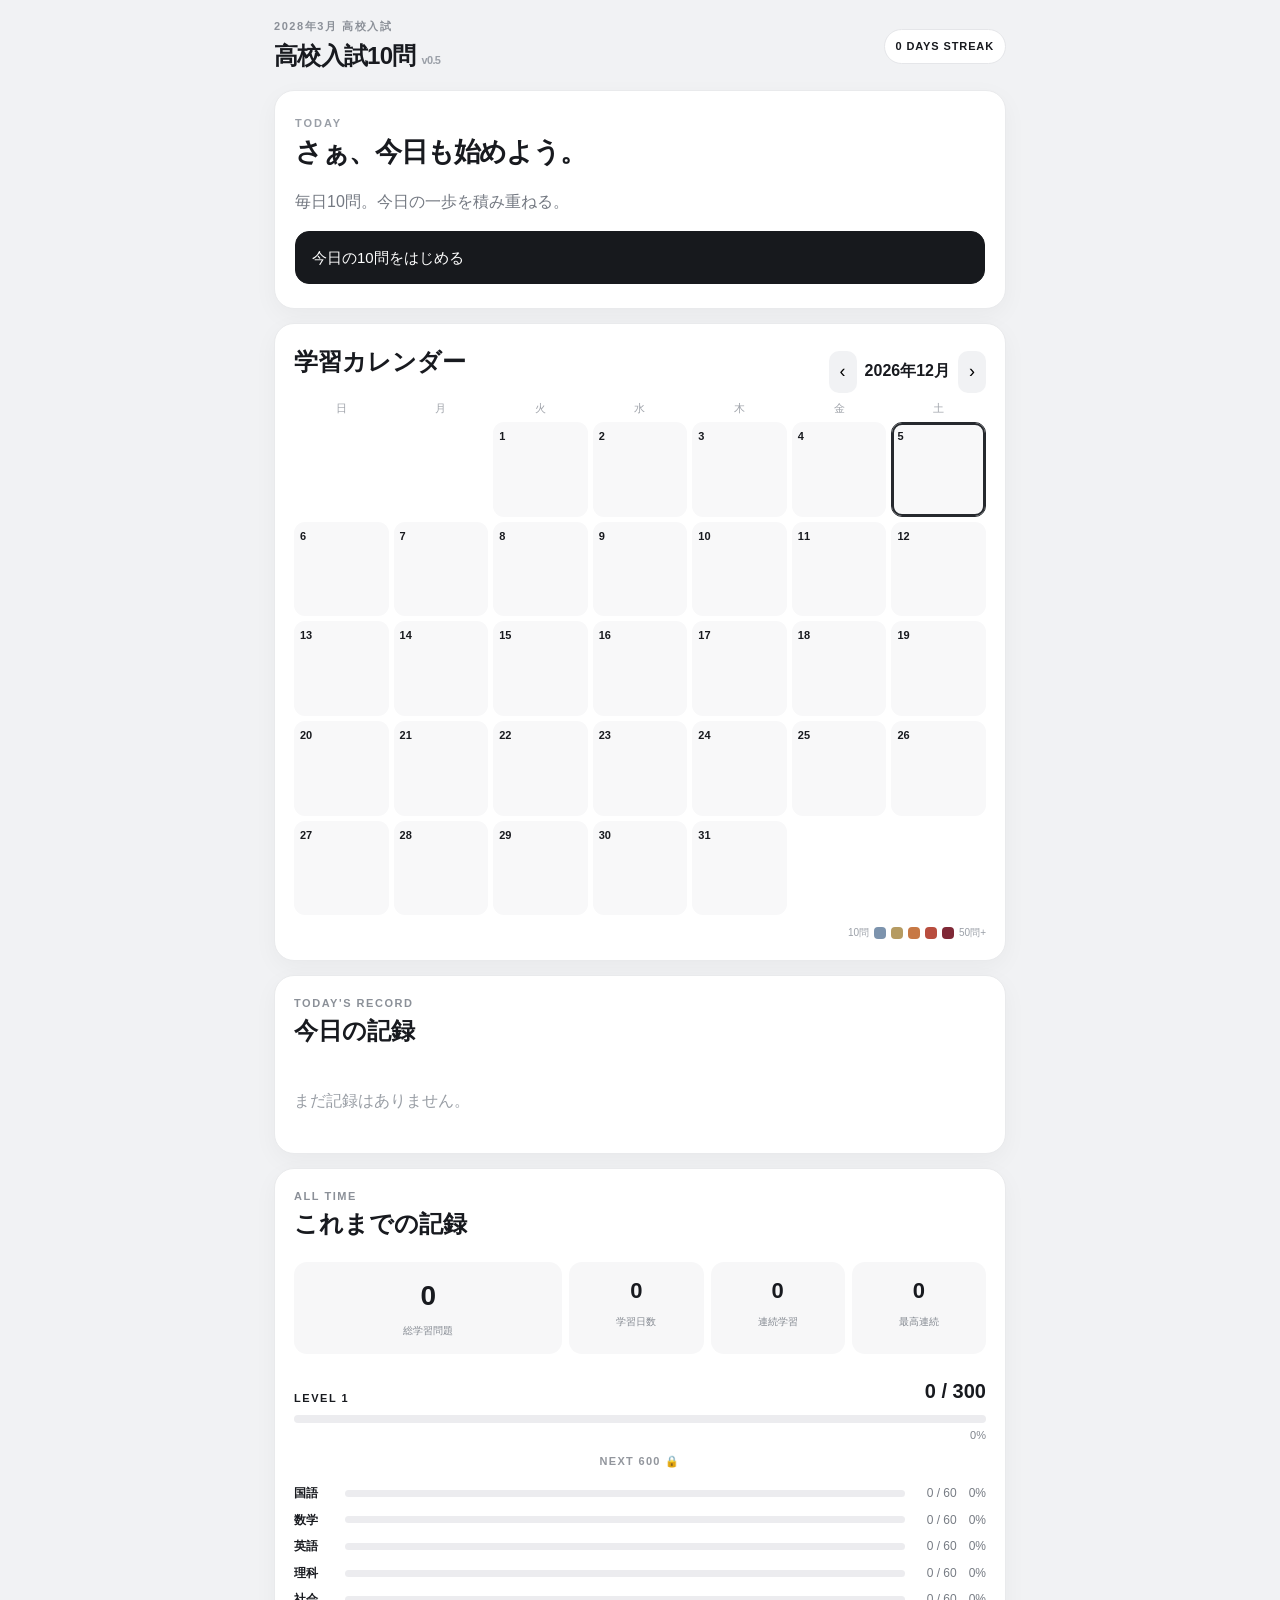
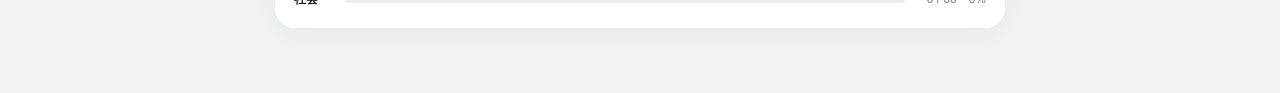
<file: index.html>
<!doctype html>
<html lang="ja">
<head>
  <meta charset="utf-8">
  <meta name="viewport" content="width=device-width,initial-scale=1,viewport-fit=cover">
  <meta name="theme-color" content="#17191d">
  <title>高校入試10問 v0.5</title>
  <link rel="stylesheet" href="style.css">
  <link rel="manifest" href="manifest.webmanifest">
</head>
<body>
<main class="app">
  <header class="topbar">
    <div>
      <div class="eyebrow">2028年3月 高校入試</div>
      <h1>高校入試10問 <small>v0.5</small></h1>
    </div>
    <div class="streak" id="streak">0 DAY STREAK</div>
  </header>

  <section id="homeView" class="view active">
    <section class="hero card">
      <div class="hero-kicker" id="heroKicker">TODAY</div>
      <h2 id="heroMessage">さぁ、今日も始めよう。</h2>
      <p class="muted" id="heroSub">毎日10問。今日の一歩を積み重ねる。</p>
      <div id="beforeActions">
        <button class="primary" id="startBtn">今日の10問をはじめる</button>
      </div>
      <div id="afterActions" class="action-stack hidden">
        <button class="primary" id="moreBtn"><b>もう10問</b><span>新しい問題を中心に挑戦</span></button>
        <button class="secondary" id="reviewBtn"><b>今日の苦手を復習</b><span>今日つまずいた問題を確認</span></button>
        <button class="secondary master-action" id="masterBtn"><b>MASTER CHALLENGE</b><span>あと一歩の知識を定着</span></button>
      </div>
    </section>

    <section class="card">
      <div class="section-head">
        <h2>学習カレンダー</h2>
        <div class="month-nav"><button id="prevMonth">‹</button><strong id="monthLabel"></strong><button id="nextMonth">›</button></div>
      </div>
      <div class="weekdays"><span>日</span><span>月</span><span>火</span><span>水</span><span>木</span><span>金</span><span>土</span></div>
      <div id="calendar" class="calendar"></div>
      <div class="heat-legend"><span>10問</span><i class="heat1"></i><i class="heat2"></i><i class="heat3"></i><i class="heat4"></i><i class="heat5"></i><span>50問+</span></div>
    </section>

    <section class="card record-card">
      <div class="section-head">
        <div>
          <div class="eyebrow" id="recordEyebrow">TODAY'S RECORD</div>
          <h2 id="recordTitle">今日の記録</h2>
        </div>
        <button class="text-btn hidden" id="backTodayBtn">今日に戻る</button>
      </div>
      <div id="emptyRecord" class="empty-record">まだ記録はありません。</div>
      <div id="recordContent" class="hidden">
        <div class="today-score">
          <div><strong id="dayCorrect">--%</strong><span>正答率</span></div>
          <div><strong id="dayUnderstand">--%</strong><span>理解率</span></div>
          <div><strong id="dayTotal">0</strong><span>総回答</span></div>
          <div><strong id="dayMasterPlus">+0</strong><span>MASTER</span></div>
        </div>
        <div class="record-breakdown" id="recordBreakdown"></div>
        <div class="history-head"><h3 id="historyTitle">今日の回答履歴</h3><span id="historyCount"></span></div>
        <div id="answerHistory" class="answer-history"></div>
      </div>
    </section>

    <section class="card lifetime-card">
      <div class="eyebrow">ALL TIME</div>
      <h2>これまでの記録</h2>
      <div class="lifetime-grid">
        <div class="big-stat"><strong id="totalQuestions">0</strong><span>総学習問題</span></div>
        <div><strong id="studyDays">0</strong><span>学習日数</span></div>
        <div><strong id="currentStreak">0</strong><span>連続学習</span></div>
        <div><strong id="bestStreak">0</strong><span>最高連続</span></div>
      </div>
      <div class="master-summary">
        <div class="master-line"><span id="stageLabel">LEVEL 1</span><strong id="masterTotal">0 / 300</strong></div>
        <div class="master-bar"><i id="masterBar"></i></div>
        <div class="master-percent" id="masterPercent">0%</div><div class="next-stage" id="nextStage">NEXT 600 🔒</div>
      </div>
      <div id="subjectMaster" class="subject-master"></div>
    </section>
  </section>

  <section id="quizView" class="view">
    <div class="quiz-head">
      <button class="ghost" id="quitBtn">← 戻る</button>
      <div><span id="modeLabel">TODAY</span> <b id="progressText">1 / 10</b></div>
    </div>
    <div class="progress"><div id="progressBar"></div></div>
    <article class="card question-card">
      <div class="question-meta"><span id="subjectBadge"></span><span id="unitText"></span></div>
      <h2 id="questionText"></h2>
      <div id="choices" class="choices"></div>

      <div id="feedback" class="feedback hidden">
        <div id="verdict" class="verdict"></div>
        <div class="answer-line">正解 <strong id="correctAnswer"></strong></div>
        <div class="explain-block">
          <span>POINT</span>
          <p id="explanationText"></p>
        </div>
      </div>

      <div id="selfEval" class="self-eval hidden">
        <p id="evalQuestion"></p>
        <div id="evalButtons"></div>
      </div>
    </article>
  </section>

  <section id="resultView" class="view">
    <section class="card result-card">
      <div class="eyebrow" id="resultEyebrow">SESSION COMPLETE</div>
      <h2 id="resultTitle">10問完了</h2>
      <div id="officialResult" class="result-grid">
        <div><strong id="resultCorrect">0%</strong><span>正答率</span></div>
        <div><strong id="resultUnderstand">0%</strong><span>理解率</span></div>
      </div>
      <p id="resultNote" class="muted"></p>
      <button class="primary" id="homeBtn">ホームへ</button>
    </section>
  </section>

  <div id="detailModal" class="modal hidden" role="dialog" aria-modal="true">
    <div class="modal-sheet">
      <button id="closeModal" class="modal-close">×</button>
      <div id="detailStatus" class="detail-status"></div>
      <div class="question-meta"><span id="detailSubject"></span><span id="detailUnit"></span></div>
      <h2 id="detailQuestion"></h2>
      <div class="detail-answer"><span>あなたの回答</span><strong id="detailYourAnswer"></strong></div>
      <div class="detail-answer correct-detail"><span>正解</span><strong id="detailCorrectAnswer"></strong></div>
      <div class="explain-block"><span>POINT</span><p id="detailExplanation"></p></div>
      <div class="detail-eval" id="detailEval"></div>
    </div>
  </div>
</main>
<script src="app.js"></script>
</body>
</html>
</file>
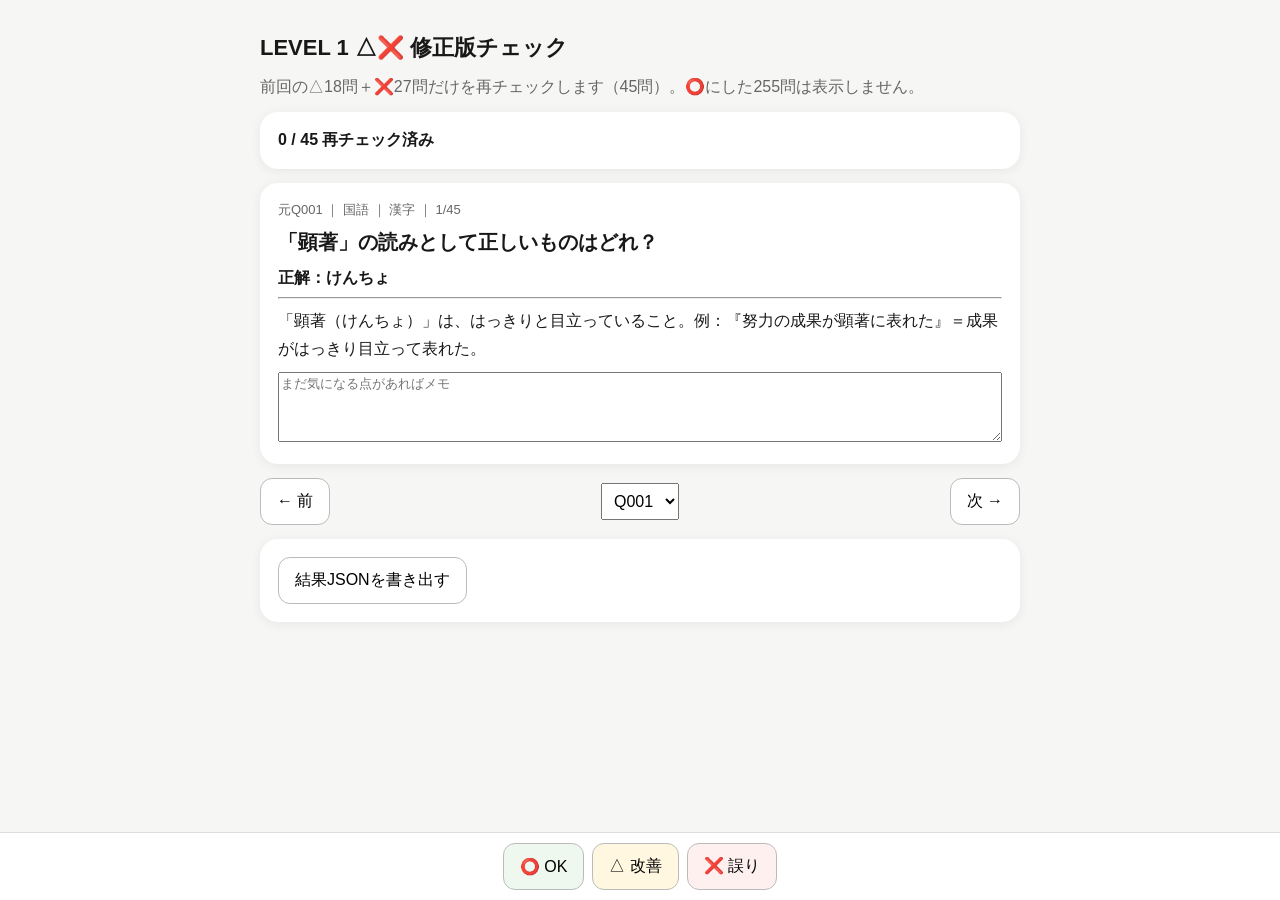
<file: review/index.html>
<!doctype html><html lang="ja"><head><meta charset="utf-8"><meta name="viewport" content="width=device-width,initial-scale=1,viewport-fit=cover"><title>LEVEL1 修正版チェッカー</title>
<style>
body{font-family:-apple-system,BlinkMacSystemFont,"Segoe UI",sans-serif;max-width:760px;margin:auto;padding:18px 16px 120px;background:#f6f6f4;color:#181818}h1{font-size:22px}.sub{color:#666}.card{background:white;border-radius:18px;padding:18px;margin:14px 0;box-shadow:0 2px 12px #0001}.meta{font-size:13px;color:#666}.q{font-size:20px;font-weight:700;margin:10px 0}.ans{font-weight:700;margin-top:12px}.exp{line-height:1.7;white-space:pre-line}.diagram{margin:12px auto;max-width:380px}.diagram svg{width:100%;height:auto}.rate{position:fixed;left:0;right:0;bottom:0;background:#fffffff2;backdrop-filter:blur(8px);padding:10px 14px calc(10px + env(safe-area-inset-bottom));display:flex;gap:8px;justify-content:center;border-top:1px solid #ddd}button{font-size:16px;padding:12px 16px;border-radius:12px;border:1px solid #bbb;background:white}button.ok{background:#eef8ef}button.tri{background:#fff7df}button.ng{background:#fff0f0}.nav{display:flex;gap:8px;justify-content:space-between;align-items:center}select{font-size:16px;padding:8px}.done{font-weight:700}textarea{width:100%;box-sizing:border-box;min-height:70px;margin-top:10px}</style></head>
<body><h1>LEVEL 1 △❌ 修正版チェック</h1><div class="sub">前回の△18問＋❌27問だけを再チェックします（45問）。⭕️にした255問は表示しません。</div>
<div id="stats" class="card"></div><div id="main"></div>
<div class="rate"><button class="ok" onclick="rate('ok')">⭕️ OK</button><button class="tri" onclick="rate('tri')">△ 改善</button><button class="ng" onclick="rate('ng')">❌ 誤り</button></div>
<script>
const qs=[{"no": 1, "id": "q001", "subject": "国語", "unit": "漢字", "question": "「顕著」の読みとして正しいものはどれ？", "answer": "けんちょ", "explanation": "「顕著（けんちょ）」は、はっきりと目立っていること。例：『努力の成果が顕著に表れた』＝成果がはっきり目立って表れた。", "rating": "", "reasons": "", "comment": ""}, {"no": 2, "id": "q002", "subject": "国語", "unit": "漢字", "question": "「懸命」の読みとして正しいものはどれ？", "answer": "けんめい", "explanation": "「懸命（けんめい）」は、力の限り一生懸命に取り組むこと。例：『懸命に走る』＝全力で走る。", "rating": "", "reasons": "", "comment": ""}, {"no": 3, "id": "q003", "subject": "国語", "unit": "漢字", "question": "「促進」の読みとして正しいものはどれ？", "answer": "そくしん", "explanation": "「促進（そくしん）」は、物事が早く進むようにうながすこと。例：『成長を促進する』＝成長をより進ませる。", "rating": "", "reasons": "", "comment": ""}, {"no": 5, "id": "q005", "subject": "国語", "unit": "漢字", "question": "「尊重」の読みとして正しいものはどれ？", "answer": "そんちょう", "explanation": "「尊重（そんちょう）」は、価値のあるものとして大切に扱うこと。例：『相手の意見を尊重する』＝相手の意見を大切にする。", "rating": "", "reasons": "", "comment": ""}, {"no": 6, "id": "q006", "subject": "国語", "unit": "漢字", "question": "「模索」の読みとして正しいものはどれ？", "answer": "もさく", "explanation": "「模索（もさく）」は、手探りで方法や答えを探すこと。例：『解決策を模索する』＝よい解決策を探し続ける。", "rating": "", "reasons": "", "comment": ""}, {"no": 7, "id": "q007", "subject": "国語", "unit": "漢字", "question": "「柔軟」の読みとして正しいものはどれ？", "answer": "じゅうなん", "explanation": "「柔軟（じゅうなん）」は、やわらかく、状況に応じて考え方や対応を変えられること。例：『柔軟に対応する』。", "rating": "", "reasons": "", "comment": ""}, {"no": 8, "id": "q008", "subject": "国語", "unit": "漢字", "question": "「貢献」の読みとして正しいものはどれ？", "answer": "こうけん", "explanation": "「貢献（こうけん）」は、あることのために力を尽くし、役に立つこと。例：『地域に貢献する』＝地域のために役立つ。", "rating": "", "reasons": "", "comment": ""}, {"no": 9, "id": "q009", "subject": "国語", "unit": "漢字", "question": "「把握」の読みとして正しいものはどれ？", "answer": "はあく", "explanation": "「把握（はあく）」は、内容や状況をしっかり理解すること。例：『状況を把握する』＝今どうなっているかを理解する。", "rating": "", "reasons": "", "comment": ""}, {"no": 10, "id": "q010", "subject": "国語", "unit": "漢字", "question": "「端的」の読みとして正しいものはどれ？", "answer": "たんてき", "explanation": "「端的（たんてき）」は、要点をはっきりと簡潔に表すさま。例：『端的に説明する』＝要点をしぼって分かりやすく説明する。", "rating": "", "reasons": "", "comment": ""}, {"no": 11, "id": "q011", "subject": "国語", "unit": "漢字", "question": "「憂慮」の読みとして正しいものはどれ？", "answer": "ゆうりょ", "explanation": "「憂慮（ゆうりょ）」は、悪いことが起こらないか心配すること。例：『事態を憂慮する』＝今後の成り行きを心配する。", "rating": "", "reasons": "", "comment": ""}, {"no": 12, "id": "q012", "subject": "国語", "unit": "漢字", "question": "「遂行」の読みとして正しいものはどれ？", "answer": "すいこう", "explanation": "「遂行（すいこう）」は、仕事や任務を最後までやりとげること。例：『任務を遂行する』＝任務を最後まで実行する。", "rating": "", "reasons": "", "comment": ""}, {"no": 13, "id": "q013", "subject": "国語", "unit": "漢字", "question": "「吟味」の読みとして正しいものはどれ？", "answer": "ぎんみ", "explanation": "「吟味（ぎんみ）」は、内容をよく調べ、詳しく検討すること。例：『材料を吟味する』＝材料をよく調べて選ぶ。", "rating": "", "reasons": "", "comment": ""}, {"no": 14, "id": "q014", "subject": "国語", "unit": "漢字", "question": "「精緻」の読みとして正しいものはどれ？", "answer": "せいち", "explanation": "「精緻（せいち）」は、非常に細かく、よくできていること。例：『精緻な模型』＝細部まで精密に作られた模型。", "rating": "", "reasons": "", "comment": ""}, {"no": 15, "id": "q015", "subject": "国語", "unit": "漢字", "question": "「踏襲」の読みとして正しいものはどれ？", "answer": "とうしゅう", "explanation": "「踏襲（とうしゅう）」は、以前からのやり方・考え方を受け継いで、そのまま行うこと。例：『従来の方式を踏襲する』。", "rating": "", "reasons": "", "comment": ""}, {"no": 39, "id": "q039", "subject": "国語", "unit": "文法", "question": "「この本」の「この」の品詞は？", "answer": "連体詞", "explanation": "「この」は名詞「本」を直接修飾する連体詞。", "rating": "", "reasons": "", "comment": ""}, {"no": 99, "id": "q099", "subject": "数学", "unit": "関数・図形・資料", "question": "円周角は同じ弧に対する中心角の何倍？", "answer": "1/2", "explanation": "同じ弧ABを見るとき、円の中心Oでできる∠AOBが「中心角」、円周上の点Pでできる∠APBが「円周角」。同じ弧に対して、円周角は中心角の1/2になる。", "rating": "", "reasons": "", "comment": ""}, {"no": 108, "id": "q108", "subject": "数学", "unit": "関数・図形・資料", "question": "平行線にできる錯角の大きさは？", "answer": "等しい", "explanation": "2本の平行線を別の直線が横切るとき、「Z」の形の内側で向かい合う角を錯角という。平行線では、この2つの錯角の大きさは等しい。", "rating": "", "reasons": "", "comment": ""}, {"no": 141, "id": "q141", "subject": "英語", "unit": "熟語", "question": "「in order to」の意味は？", "answer": "〜するために", "explanation": "in order to + 動詞の原形 ＝「〜するために」。目的を表す。例：I study hard in order to pass the exam. ＝ 私は試験に合格するために一生懸命勉強する。", "rating": "", "reasons": "", "comment": ""}, {"no": 142, "id": "q142", "subject": "英語", "unit": "熟語", "question": "「for example」の意味は？", "answer": "例えば", "explanation": "for example ＝「例えば」。具体例を挙げるときに使う。例：I like sports, for example, soccer. ＝ 私はスポーツ、例えばサッカーが好きです。", "rating": "", "reasons": "", "comment": ""}, {"no": 143, "id": "q143", "subject": "英語", "unit": "熟語", "question": "「at first」の意味は？", "answer": "最初は", "explanation": "at first ＝「最初は・初めは」。後で状況が変わったことを述べるときによく使う。例：At first, I was nervous. ＝ 最初は緊張していました。", "rating": "", "reasons": "", "comment": ""}, {"no": 144, "id": "q144", "subject": "英語", "unit": "熟語", "question": "「each other」の意味は？", "answer": "お互いに", "explanation": "each other ＝「お互いに」。2人以上が互いに同じ動作をすることを表す。例：We help each other. ＝ 私たちはお互いに助け合います。", "rating": "", "reasons": "", "comment": ""}, {"no": 145, "id": "q145", "subject": "英語", "unit": "熟語", "question": "「one of the」の意味は？", "answer": "〜のうちの1つ", "explanation": "one of the + 複数名詞 ＝「〜のうちの1つ（1人）」。例：This is one of the best books. ＝ これは最もよい本の1冊です。one of の後ろは複数形になる。", "rating": "", "reasons": "", "comment": ""}, {"no": 146, "id": "q146", "subject": "英語", "unit": "文法", "question": "I ___ soccer every Sunday.", "answer": "play", "explanation": "every Sunday「毎週日曜日」は習慣なので現在形。主語 I では動詞は原形 play。I play soccer every Sunday. ＝ 私は毎週日曜日にサッカーをします。", "rating": "", "reasons": "", "comment": ""}, {"no": 147, "id": "q147", "subject": "英語", "unit": "文法", "question": "She ___ to school by bike every day.", "answer": "goes", "explanation": "every day は習慣を表すので現在形。主語 She は3人称単数だから go → goes。She goes to school by bike every day. ＝ 彼女は毎日自転車で学校へ行きます。", "rating": "", "reasons": "", "comment": ""}, {"no": 148, "id": "q148", "subject": "英語", "unit": "文法", "question": "We ___ dinner now.", "answer": "are eating", "explanation": "now「今」は現在進行形の目印。現在進行形は be動詞 + 動詞ing。主語 We なので are eating。We are eating dinner now. ＝ 私たちは今夕食を食べています。", "rating": "", "reasons": "", "comment": ""}, {"no": 149, "id": "q149", "subject": "英語", "unit": "文法", "question": "He ___ Kyoto last year.", "answer": "visited", "explanation": "last year「昨年」は過去を表すので過去形。visit の過去形は visited。He visited Kyoto last year. ＝ 彼は昨年京都を訪れました。", "rating": "", "reasons": "", "comment": ""}, {"no": 150, "id": "q150", "subject": "英語", "unit": "文法", "question": "I have ___ this movie before.", "answer": "seen", "explanation": "have + 過去分詞は現在完了。see の過去分詞は seen。before と組み合わせて経験を表し、I have seen this movie before. ＝ 私は以前この映画を見たことがあります。", "rating": "", "reasons": "", "comment": ""}, {"no": 151, "id": "q151", "subject": "英語", "unit": "文法", "question": "This book ___ by many students.", "answer": "is read", "explanation": "「この本は多くの生徒に読まれる」なので受け身。受け身は be動詞 + 過去分詞。主語 This book は単数なので is read。read の過去分詞は綴りは同じ read。", "rating": "", "reasons": "", "comment": ""}, {"no": 152, "id": "q152", "subject": "英語", "unit": "文法", "question": "If it ___ tomorrow, we will stay home.", "answer": "rains", "explanation": "if が「もし〜なら」と条件を表すとき、未来のことでも if 節の中は現在形を使う。主語 it は3人称単数なので rains。If it rains tomorrow, we will stay home.", "rating": "", "reasons": "", "comment": ""}, {"no": 153, "id": "q153", "subject": "英語", "unit": "文法", "question": "I want ___ a doctor.", "answer": "to be", "explanation": "want to + 動詞の原形 ＝「〜したい」。be a doctor ＝「医者である」なので to be。I want to be a doctor. ＝ 私は医者になりたい。", "rating": "", "reasons": "", "comment": ""}, {"no": 154, "id": "q154", "subject": "英語", "unit": "文法", "question": "She enjoys ___ music.", "answer": "listening to", "explanation": "enjoy の後ろは動名詞（動詞ing）。listen は「〜を聞く」のとき listen to ～ なので listening to。She enjoys listening to music. ＝ 彼女は音楽を聴くことを楽しみます。", "rating": "", "reasons": "", "comment": ""}, {"no": 155, "id": "q155", "subject": "英語", "unit": "文法", "question": "The boy ___ is running is my brother.", "answer": "who", "explanation": "先行詞 The boy は人で、後ろの is running がその人を説明しているので関係代名詞 who。The boy who is running is my brother. ＝ 走っている少年は私の弟（兄）です。", "rating": "", "reasons": "", "comment": ""}, {"no": 156, "id": "q156", "subject": "英語", "unit": "文法", "question": "This is the book ___ I bought yesterday.", "answer": "that", "explanation": "先行詞 the book は物。I bought ___ yesterday の目的語になる関係代名詞として that を使える。This is the book that I bought yesterday. ＝ これは私が昨日買った本です。", "rating": "", "reasons": "", "comment": ""}, {"no": 157, "id": "q157", "subject": "英語", "unit": "文法", "question": "Mt. Fuji is ___ than Mt. Tsukuba.", "answer": "higher", "explanation": "than があるので比較級。「富士山は筑波山より高い」。high の比較級は higher。Mt. Fuji is higher than Mt. Tsukuba.", "rating": "", "reasons": "", "comment": ""}, {"no": 158, "id": "q158", "subject": "英語", "unit": "文法", "question": "This is the ___ building in the city.", "answer": "tallest", "explanation": "in the city「市内で」と範囲の中で最も高いものを表すので最上級。tall → taller → tallest。This is the tallest building in the city. ＝ これは市内で最も高い建物です。", "rating": "", "reasons": "", "comment": ""}, {"no": 159, "id": "q159", "subject": "英語", "unit": "文法", "question": "You ___ finish your homework today.", "answer": "must", "explanation": "must + 動詞の原形 ＝「〜しなければならない」。finish は動詞の原形なので must。You must finish your homework today. ＝ あなたは今日、宿題を終えなければなりません。", "rating": "", "reasons": "", "comment": ""}, {"no": 160, "id": "q160", "subject": "英語", "unit": "文法", "question": "___ you ever been to Osaka?", "answer": "Have", "explanation": "ever「今までに」と been to「〜へ行ったことがある」から現在完了の経験。現在完了は have/has + 過去分詞。主語 you なので Have。Have you ever been to Osaka? ＝ 大阪へ行ったことがありますか。", "rating": "", "reasons": "", "comment": ""}, {"no": 161, "id": "q161", "subject": "英語", "unit": "文法", "question": "How long have you ___ here?", "answer": "lived", "explanation": "How long + 現在完了 ＝「どのくらいの間〜していますか」。have + 過去分詞なので live → lived。How long have you lived here? ＝ ここにどのくらい住んでいますか。", "rating": "", "reasons": "", "comment": ""}, {"no": 162, "id": "q162", "subject": "英語", "unit": "文法", "question": "I was tired, ___ I went to bed early.", "answer": "so", "explanation": "「疲れていた。その結果、早く寝た」という原因→結果なので so「だから」。I was tired, so I went to bed early. ＝ 疲れていたので、早く寝ました。", "rating": "", "reasons": "", "comment": ""}, {"no": 163, "id": "q163", "subject": "英語", "unit": "文法", "question": "He can speak English ___ Japanese.", "answer": "and", "explanation": "English と Japanese を並べて「英語と日本語」とするので and。He can speak English and Japanese. ＝ 彼は英語と日本語を話すことができます。", "rating": "", "reasons": "", "comment": ""}, {"no": 164, "id": "q164", "subject": "英語", "unit": "文法", "question": "There ___ two books on the desk.", "answer": "are", "explanation": "There is/are ～ ＝「〜があります・います」。後ろの主語 two books は複数なので are。There are two books on the desk. ＝ 机の上に本が2冊あります。", "rating": "", "reasons": "", "comment": ""}, {"no": 165, "id": "q165", "subject": "英語", "unit": "文法", "question": "There ___ a pen on the desk.", "answer": "is", "explanation": "There is/are ～ では、後ろの主語が単数なら is。a pen は単数なので There is a pen on the desk. ＝ 机の上にペンが1本あります。", "rating": "", "reasons": "", "comment": ""}, {"no": 167, "id": "q167", "subject": "英語", "unit": "読解・表現", "question": "“Could you help me?” に対する自然な返答は？", "answer": "Sure.", "explanation": "Could you help me? ＝「手伝っていただけますか」。依頼を引き受ける自然な返答は Sure. ＝「もちろん／いいですよ」。", "rating": "", "reasons": "", "comment": ""}, {"no": 168, "id": "q168", "subject": "英語", "unit": "読解・表現", "question": "“What do you think of this idea?” の意味は？", "answer": "この考えをどう思いますか", "explanation": "What do you think of ～? ＝「〜をどう思いますか」。相手の意見・感想をたずねる表現。What do you think of this idea? ＝「この考えをどう思いますか」。", "rating": "", "reasons": "", "comment": ""}, {"no": 191, "id": "q191", "subject": "理科", "unit": "化学", "question": "水を電気分解したとき発生する気体は？", "answer": "水素と酸素", "explanation": "水は H₂O（水素原子2個と酸素原子1個からなる物質）。電気分解すると水素H₂と酸素O₂に分かれる。反応式は 2H₂O → 2H₂ + O₂ なので、発生する気体の体積比は 水素：酸素＝2：1。", "rating": "", "reasons": "", "comment": ""}]; const KEY='kokoQuizLevel1RecheckV01'; let saved=JSON.parse(localStorage.getItem(KEY)||'{}'); let pos=0;
const diagrams={q099:`<svg viewBox="0 0 300 210" aria-label="中心角と円周角の図"><circle cx="150" cy="105" r="82" fill="none" stroke="currentColor" stroke-width="2"/><circle cx="150" cy="105" r="3" fill="currentColor"/><text x="158" y="108">O</text><circle cx="91" cy="162" r="3"/><text x="76" y="180">A</text><circle cx="209" cy="162" r="3"/><text x="215" y="180">B</text><circle cx="150" cy="23" r="3"/><text x="157" y="20">P</text><line x1="150" y1="105" x2="91" y2="162" stroke="currentColor" stroke-width="2"/><line x1="150" y1="105" x2="209" y2="162" stroke="currentColor" stroke-width="2"/><line x1="150" y1="23" x2="91" y2="162" stroke="currentColor" stroke-width="2"/><line x1="150" y1="23" x2="209" y2="162" stroke="currentColor" stroke-width="2"/><text x="126" y="142">中心角</text><text x="158" y="52">円周角</text></svg>`,q108:`<svg viewBox="0 0 300 190" aria-label="錯角の図"><line x1="30" y1="55" x2="270" y2="55" stroke="currentColor" stroke-width="3"/><line x1="30" y1="135" x2="270" y2="135" stroke="currentColor" stroke-width="3"/><line x1="90" y1="15" x2="205" y2="175" stroke="currentColor" stroke-width="3"/><text x="18" y="48">平行</text><text x="18" y="128">平行</text><path d="M124 55 A28 28 0 0 1 140 77" fill="none" stroke="currentColor" stroke-width="4"/><path d="M171 113 A28 28 0 0 1 187 135" fill="none" stroke="currentColor" stroke-width="4"/><text x="132" y="91">①</text><text x="177" y="111">②</text><text x="95" y="184">①＝②（錯角）</text></svg>`};
function render(){
 let x=qs[pos], s=saved[x.id]||{}; let done=Object.keys(saved).filter(k=>saved[k].rating).length;
 document.getElementById('stats').innerHTML=`<b>${done} / ${qs.length} 再チェック済み</b>`;
 document.getElementById('main').innerHTML=`<div class="card"><div class="meta">元Q${String(x.no).padStart(3,'0')} ｜ ${x.subject} ｜ ${x.unit} ｜ ${pos+1}/${qs.length}</div><div class="q">${esc(x.question)}</div><div class="ans">正解：${esc(x.answer)}</div>${diagrams[x.id]?`<div class="diagram">${diagrams[x.id]}</div>`:''}<hr><div class="exp">${esc(x.explanation)}</div><textarea id="comment" placeholder="まだ気になる点があればメモ">${esc(s.comment||'')}</textarea></div><div class="nav"><button onclick="prev()">← 前</button><select onchange="pos=this.selectedIndex;render()">${qs.map((q,i)=>`<option ${i==pos?'selected':''}>Q${String(q.no).padStart(3,'0')} ${saved[q.id]?.rating==='ok'?'⭕️':saved[q.id]?.rating==='tri'?'△':saved[q.id]?.rating==='ng'?'❌':''}</option>`).join('')}</select><button onclick="next()">次 →</button></div><div class="card"><button onclick="exportJson()">結果JSONを書き出す</button></div>`;
}
function esc(v){return String(v??'').replace(/[&<>"']/g,c=>({'&':'&amp;','<':'&lt;','>':'&gt;','"':'&quot;',"'":'&#39;'}[c]))}
function rate(v){saved[qs[pos].id]={rating:v,comment:document.getElementById('comment').value,originalNo:qs[pos].no};localStorage.setItem(KEY,JSON.stringify(saved)); if(pos<qs.length-1)pos++; render()}
function prev(){if(pos>0)pos--;render()} function next(){if(pos<qs.length-1)pos++;render()}
function exportJson(){let out={exportedAt:new Date().toISOString(),reviews:qs.map(x=>({no:x.no,id:x.id,subject:x.subject,question:x.question,answer:x.answer,explanation:x.explanation,...(saved[x.id]||{rating:'',comment:''})}))};let b=new Blob([JSON.stringify(out,null,2)],{type:'application/json'}),a=document.createElement('a');a.href=URL.createObjectURL(b);a.download='level1-recheck-v0.1.json';a.click();URL.revokeObjectURL(a.href)}
render();
</script></body></html>
</file>
<file: style.css>
:root{font-family:-apple-system,BlinkMacSystemFont,"Segoe UI","Noto Sans JP",sans-serif;color:#181a1f;background:#f1f2f4;line-height:1.55;--ink:#181a1f;--muted:#747982;--line:#e5e6e9;--paper:#fff;--green:#1d5c49;--red:#7a3038}*{box-sizing:border-box}body{margin:0}.app{max-width:760px;margin:auto;padding:18px 14px 50px}.topbar{display:flex;align-items:center;justify-content:space-between;margin-bottom:16px}.eyebrow{font-size:11px;letter-spacing:.14em;color:#8b9098;font-weight:800}.topbar h1{margin:2px 0 0;font-size:24px;letter-spacing:-.03em}.topbar h1 small{font-size:11px;color:#9ba0a8}.streak{font-size:11px;letter-spacing:.08em;background:#fff;border:1px solid var(--line);border-radius:999px;padding:8px 11px;font-weight:800}.view{display:none}.view.active{display:block}.card{background:var(--paper);border:1px solid #e9eaec;border-radius:20px;padding:19px;box-shadow:0 7px 24px #15171b0a;margin-bottom:14px}.hero{padding:24px 20px}.hero h2{font-size:27px;margin:5px 0 5px;letter-spacing:-.04em}.hero-kicker{font-size:11px;letter-spacing:.18em;font-weight:900;color:#9a9fa7}.muted{color:var(--muted)}button{font:inherit;cursor:pointer}.primary,.secondary{width:100%;border-radius:14px;padding:14px 16px;font-size:15px;text-align:left}.primary{border:1px solid #17191d;background:#17191d;color:#fff}.secondary{border:1px solid #dfe1e5;background:#fff;color:var(--ink)}.primary b,.secondary b{display:block;font-size:16px}.primary span,.secondary span{display:block;font-size:12px;opacity:.68;margin-top:2px}.action-stack{display:grid;gap:9px;margin-top:18px}.master-action{border-color:#c8c1a8}.section-head{display:flex;justify-content:space-between;align-items:center;gap:12px}.section-head h2,.card h2{margin-top:0}.month-nav{display:flex;align-items:center;gap:8px}.month-nav button,.ghost{border:0;background:#f1f2f4;border-radius:10px;padding:7px 11px;font-size:18px}.weekdays,.calendar{display:grid;grid-template-columns:repeat(7,1fr);gap:5px}.weekdays{font-size:11px;text-align:center;color:#a0a4ab;margin-bottom:5px}.day{aspect-ratio:1/1;border-radius:11px;padding:5px;background:#f8f8f9;position:relative;min-width:0;border:1px solid transparent}.day:not(.empty){cursor:pointer}.day.empty{background:transparent}.day.today{border-color:#26292e}.day.selected{box-shadow:inset 0 0 0 2px #26292e}.day .num{font-size:11px;font-weight:750}.flame{position:absolute;left:50%;top:53%;width:13px;height:17px;transform:translate(-50%,-50%) rotate(45deg);border-radius:80% 15% 65% 35%;background:var(--heat);box-shadow:0 0 9px color-mix(in srgb,var(--heat),transparent 62%)}.flame:after{content:"";position:absolute;width:6px;height:8px;border-radius:70% 15% 65% 35%;background:#fff8;right:2px;bottom:2px}.heat-legend{display:flex;gap:5px;align-items:center;justify-content:flex-end;font-size:10px;color:#9ba0a8;margin-top:10px}.heat-legend i{width:12px;height:12px;border-radius:4px}.heat1{background:#7c93ad}.heat2{background:#b59b62}.heat3{background:#c77945}.heat4{background:#b84d3e}.heat5{background:#7f2836}.text-btn{border:0;background:none;color:#666c74;font-size:12px}.empty-record{padding:20px 0;color:#999ea5}.today-score{display:grid;grid-template-columns:repeat(4,1fr);gap:7px;margin:12px 0}.today-score div{text-align:center;background:#f7f7f8;border-radius:13px;padding:10px 4px}.today-score strong{display:block;font-size:21px;letter-spacing:-.03em}.today-score span{font-size:10px;color:#8b9098}.record-breakdown{font-size:12px;color:#6f747c;padding:5px 2px 14px;border-bottom:1px solid var(--line)}.history-head{display:flex;justify-content:space-between;align-items:end;margin-top:16px}.history-head h3{font-size:15px;margin:0}.history-head span{font-size:11px;color:#999ea5}.answer-history{margin-top:8px}.history-item{width:100%;display:grid;grid-template-columns:22px 38px 1fr;gap:7px;align-items:start;text-align:left;border:0;border-top:1px solid #ececef;background:#fff;padding:11px 2px}.history-item:first-child{border-top:0}.history-item .mark{font-weight:900}.history-item.correct .mark{color:var(--green)}.history-item.wrong .mark{color:var(--red)}.history-item .sub{font-size:11px;font-weight:800;color:#6d727a;padding-top:2px}.history-item .qtext{font-size:13px;color:#292c31}.lifetime-grid{display:grid;grid-template-columns:2fr 1fr 1fr 1fr;gap:7px}.lifetime-grid>div{background:#f7f7f8;border-radius:13px;padding:12px 8px;text-align:center}.lifetime-grid strong{display:block;font-size:22px}.lifetime-grid span{font-size:10px;color:#858a92}.big-stat strong{font-size:28px}.master-summary{margin:22px 0 14px}.master-line{display:flex;justify-content:space-between;align-items:end}.master-line span{font-size:11px;letter-spacing:.14em;font-weight:900}.master-line strong{font-size:20px}.master-bar{height:8px;background:#ececef;border-radius:999px;overflow:hidden;margin-top:8px}.master-bar i{display:block;height:100%;width:0;background:#25282d;border-radius:999px;transition:.3s}.master-percent{text-align:right;font-size:11px;color:#7f848c;margin-top:4px}.subject-master{display:grid;gap:8px}.subject-master-row{display:grid;grid-template-columns:42px 1fr 72px;gap:9px;align-items:center;font-size:12px}.subject-master-row b{font-size:12px}.subject-master-row .bar{height:7px;background:#ececef;border-radius:99px;overflow:hidden}.subject-master-row .bar i{display:block;height:100%;background:#5d626a}.subject-master-row span{text-align:right;color:#777c84}.quiz-head{display:flex;justify-content:space-between;align-items:center;margin:6px 0 8px;font-size:12px;letter-spacing:.05em}.progress{height:5px;background:#e0e2e5;border-radius:999px;margin-bottom:14px;overflow:hidden}.progress div{height:100%;background:#24272c;width:0;transition:.25s}.question-card{min-height:430px}.question-meta{display:flex;gap:8px;color:#858a92;font-size:12px;margin-bottom:15px}.question-meta span:first-child{font-weight:850;color:#25282d}.question-card h2{font-size:21px;line-height:1.55;margin-bottom:20px;letter-spacing:-.02em}.choices{display:grid;gap:9px}.choice{border:1px solid #dedfe2;background:#fff;border-radius:13px;padding:14px;text-align:left;font-size:15px;transition:.16s}.choice:hover{border-color:#aeb2b8}.choice.correct{border-color:#557a6d;background:#f3f7f5}.choice.wrong{border-color:#a56a70;background:#faf5f5}.choice:disabled{color:#202328}.feedback{margin-top:18px;border-top:1px solid var(--line);padding-top:18px}.verdict{font-family:Georgia,"Times New Roman",serif;font-size:32px;letter-spacing:.06em;font-weight:700;animation:verdictIn .28s ease-out}.verdict.correct{color:var(--green)}.verdict.wrong{color:var(--red)}@keyframes verdictIn{from{opacity:0;transform:translateY(7px);letter-spacing:.13em}to{opacity:1;transform:none}}.answer-line{margin:7px 0 15px;font-size:13px;color:#747982}.answer-line strong{color:#1f2227;font-size:15px;margin-left:7px}.explain-block{background:#f6f6f7;border-radius:12px;padding:12px 13px}.explain-block span{font-size:10px;letter-spacing:.14em;font-weight:900;color:#8d929a}.explain-block p{margin:4px 0 0;font-size:13px}.hidden{display:none!important}.self-eval{margin-top:15px}.self-eval p{font-weight:800;font-size:13px}.self-eval>div{display:grid;grid-template-columns:1fr 1fr;gap:8px}.self-eval button{border:1px solid #dfe1e4;border-radius:12px;padding:12px 6px;background:#fff;font-weight:800;font-size:13px}.result-card{text-align:center;padding:34px 20px}.result-card h2{font-size:27px;margin:6px 0}.result-grid{display:grid;grid-template-columns:1fr 1fr;gap:9px;margin:22px 0}.result-grid div{background:#f7f7f8;border-radius:14px;padding:13px}.result-grid strong{display:block;font-size:34px}.result-grid span{font-size:11px;color:#858a92}.modal{position:fixed;inset:0;background:#11131866;z-index:50;display:flex;align-items:flex-end;justify-content:center;padding:14px}.modal-sheet{width:min(720px,100%);max-height:88vh;overflow:auto;background:#fff;border-radius:22px;padding:24px 19px 28px;position:relative;box-shadow:0 20px 70px #0004}.modal-close{position:absolute;right:13px;top:12px;border:0;background:#f1f2f4;border-radius:50%;width:34px;height:34px;font-size:20px}.detail-status{font-family:Georgia,"Times New Roman",serif;font-size:22px;font-weight:700;margin-bottom:14px}.detail-status.correct{color:var(--green)}.detail-status.wrong{color:var(--red)}.modal-sheet h2{font-size:19px;line-height:1.55;margin:10px 0 18px}.detail-answer{display:flex;justify-content:space-between;gap:15px;padding:10px 0;border-top:1px solid var(--line);font-size:13px}.detail-answer span{color:#838890}.correct-detail{margin-bottom:12px}.detail-eval{font-size:12px;color:#747982;margin-top:12px}.disabled{opacity:.42;pointer-events:none}@media(max-width:520px){.app{padding:13px 10px 35px}.card{border-radius:17px;padding:16px}.hero h2{font-size:24px}.topbar h1{font-size:21px}.streak{font-size:9px}.today-score{grid-template-columns:repeat(2,1fr)}.lifetime-grid{grid-template-columns:1fr 1fr 1fr}.lifetime-grid .big-stat{grid-column:1/-1}.day{padding:4px 3px}.question-card h2{font-size:19px}.verdict{font-size:28px}}
/* v0.3: unmistakable answer feedback + stage display */
.verdict{font-family:inherit;font-size:34px;letter-spacing:-.03em;font-weight:900;display:flex;align-items:center;gap:8px}
.verdict.correct::before{content:"⭕️"}.verdict.wrong::before{content:"❌"}
.next-stage{margin-top:9px;text-align:center;font-size:11px;letter-spacing:.12em;font-weight:850;color:#92969d}

/* v0.4: compact learning notes */
.explain-main{margin:0 0 12px;line-height:1.7}
.choice-notes{display:grid;gap:7px;margin-top:10px}
.choice-note{font-size:14px;line-height:1.55;padding:7px 9px;border-left:2px solid #d8dce1;background:#fff;border-radius:4px}
.choice-note.answer-note{border-left-color:#4d7a6b;background:#f5f8f7}
.memory-tip{margin-top:12px;padding-top:10px;border-top:1px solid #e0e3e6;font-size:14px;line-height:1.6}
.memory-tip b{margin-right:8px;letter-spacing:.08em}
/* v0.5 compact visual explanations */
.explain-main{white-space:pre-line;line-height:1.75}
.mini-diagram{margin:14px 0;padding:12px;border:1px solid rgba(128,128,128,.25);border-radius:14px;display:grid;gap:5px;text-align:center}
.mini-diagram svg{width:100%;max-width:360px;margin:auto}.mini-diagram svg line{stroke:currentColor;stroke-width:3}.mini-diagram .angle-mark{fill:none;stroke:#b45309;stroke-width:5}.mini-diagram text{fill:currentColor;font-size:18px;font-weight:800}.mini-diagram span{font-size:.9rem;opacity:.75}
.explain-main{white-space:pre-line}
.history-more{width:100%;border:1px solid #e1e3e6;background:#f7f7f8;color:#5f656d;border-radius:11px;padding:11px;margin-top:8px;font-size:12px;font-weight:800;letter-spacing:.03em;text-align:center}
</file>
